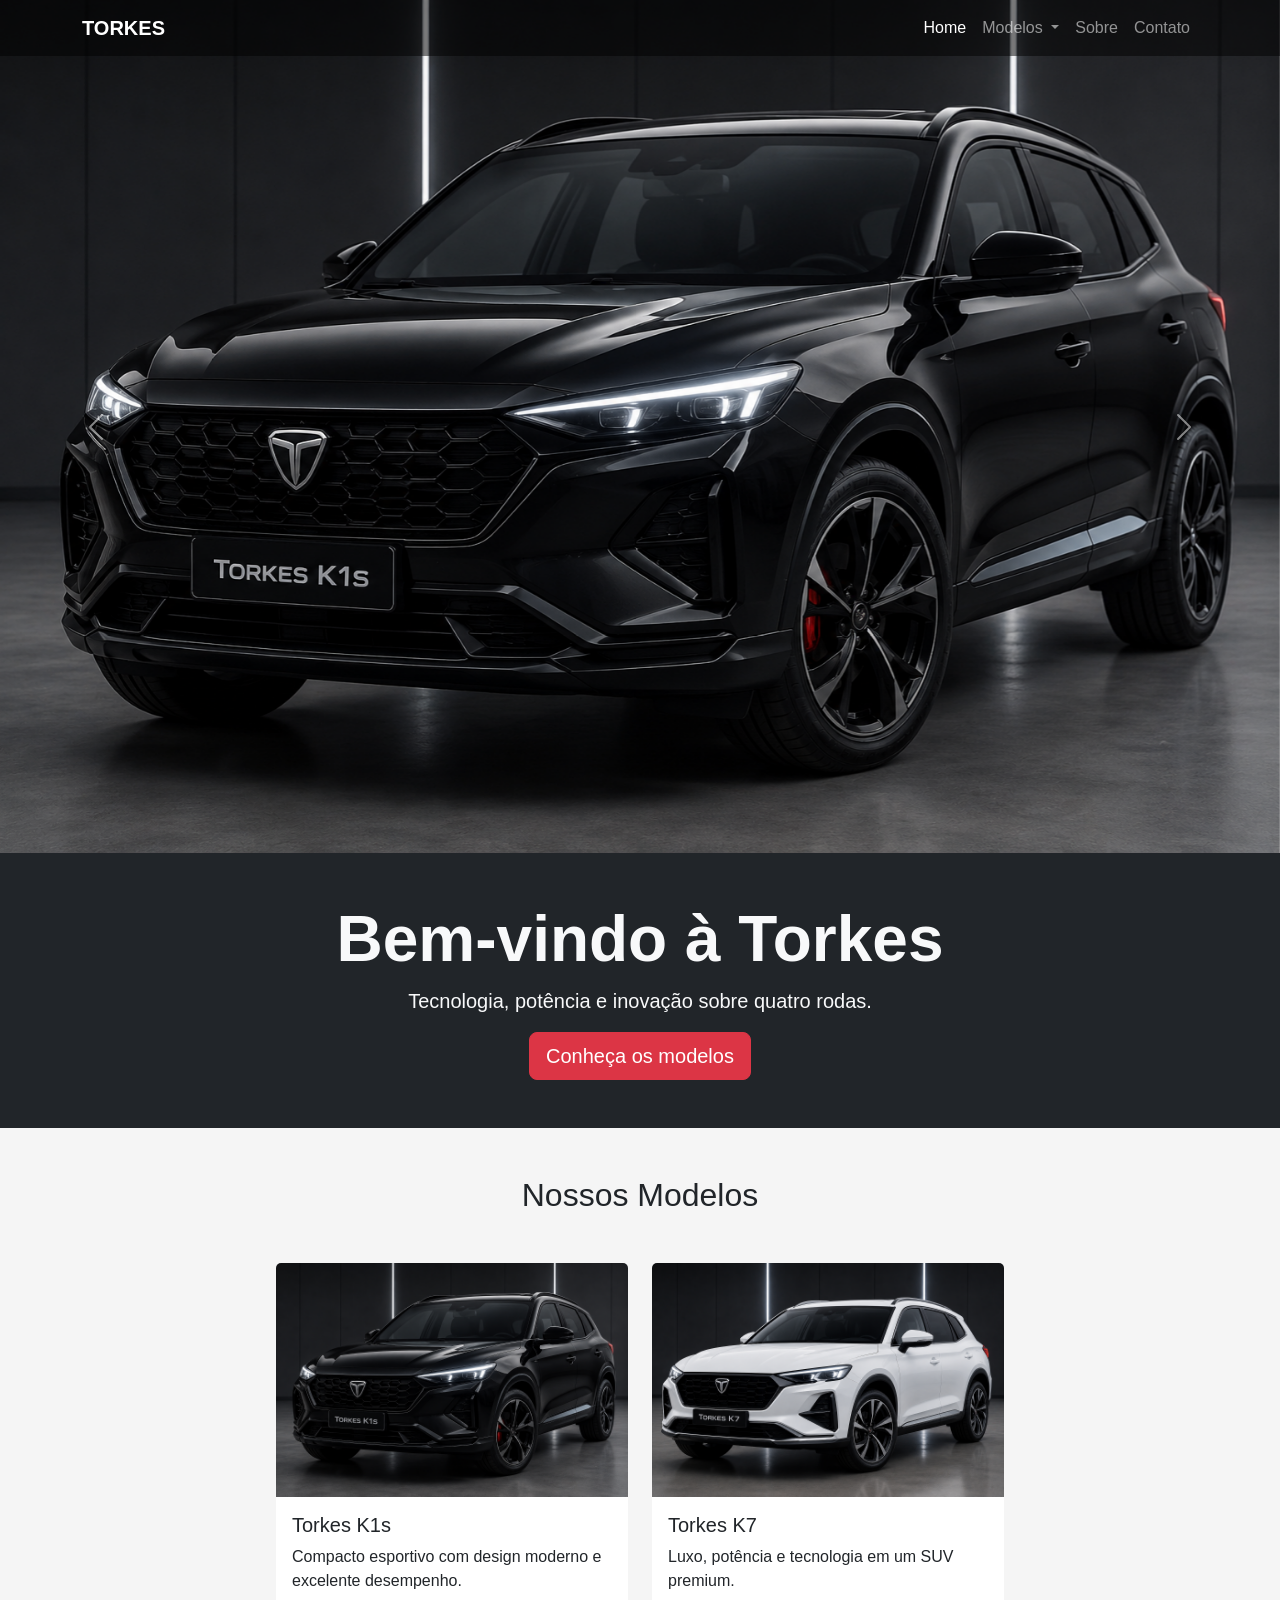
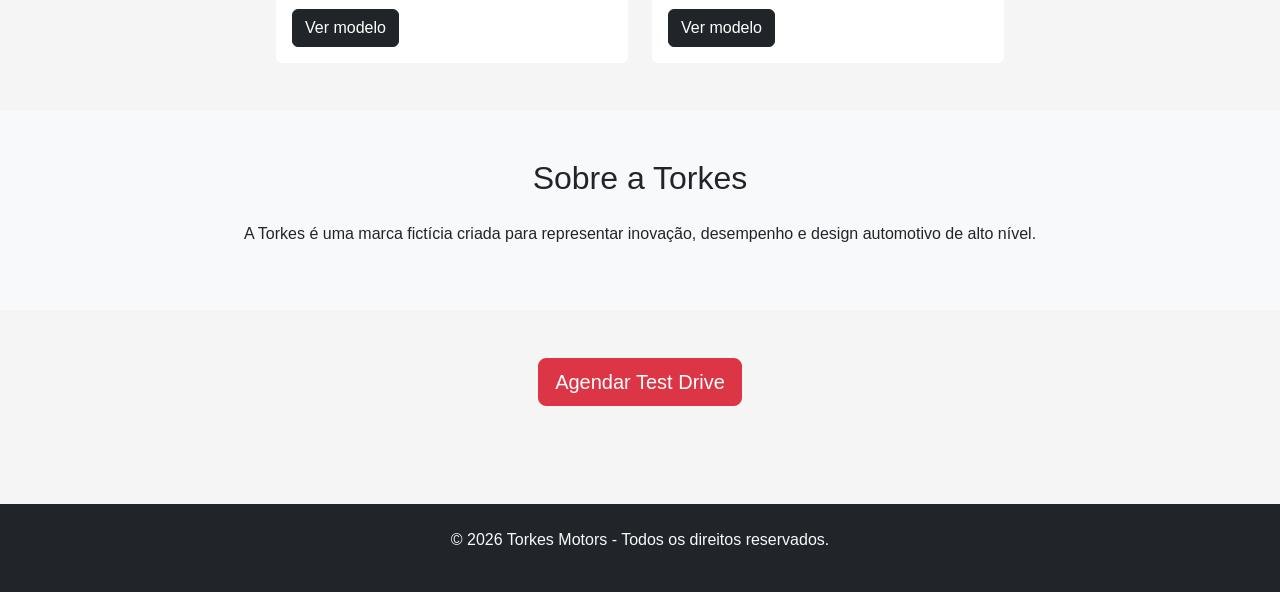
<file: index.html>
<!-- ========================= -->
<!-- index.html -->
<!-- ========================= -->

<!DOCTYPE html>
<html lang="pt-br">

<head>
    <meta charset="UTF-8">
    <meta name="viewport" content="width=device-width, initial-scale=1.0">

    <!-- Bootstrap -->
    <link href="https://cdn.jsdelivr.net/npm/bootstrap@5.3.7/dist/css/bootstrap.min.css" rel="stylesheet">

    <!-- CSS -->
    <link rel="stylesheet" href="style.css">

    <title>Torkes - Site Oficial</title>
</head>

<body>

    <!-- HEADER -->
    <header>

        <!-- NAVBAR -->
        <nav class="navbar navbar-expand-lg navbar-dark  fixed-top">
            <div class="container">

                <a class="navbar-brand fw-bold" href="index.html">
                    TORKES
                </a>

                <button class="navbar-toggler" type="button" data-bs-toggle="collapse" data-bs-target="#menu">
                    <span class="navbar-toggler-icon"></span>
                </button>

                <div class="collapse navbar-collapse" id="menu">

                    <ul class="navbar-nav ms-auto">

                        <li class="nav-item">
                            <a class="nav-link active" href="index.html">Home</a>
                        </li>

                        <!-- DROPDOWN -->
                        <li class="nav-item dropdown">

                            <a class="nav-link dropdown-toggle" href="#" role="button" data-bs-toggle="dropdown">

                                Modelos
                            </a>

                            <ul class="dropdown-menu">

                                <li>
                                    <a class="dropdown-item" href="k1.html">
                                        Torkes K1s
                                    </a>
                                </li>

                                <li>
                                    <a class="dropdown-item" href="k7.html">
                                        Torkes K7
                                    </a>
                                </li>

                            </ul>
                        </li>

                        <li class="nav-item">
                            <a class="nav-link" href="#sobre">Sobre</a>
                        </li>

                        <li class="nav-item">
                            <a class="nav-link" href="contatos.html">Contato</a>
                        </li>

                    </ul>

                </div>
            </div>
        </nav>

    </header>

    <!-- MAIN -->
    <main>

        <!-- CAROUSEL -->
        <section>

            <div id="carouselTorkes" class="carousel slide" data-bs-ride="carousel">

                <div class="carousel-inner">

                    <div class="carousel-item active">
                        <img src="torkes/k1s-frente.png" class="d-block w-100" alt="Carro 1">
                    </div>

                    <div class="carousel-item">
                        <img src="torkes/k7-frente.png" class="d-block w-100" alt="Carro 2">
                    </div>

                    <div class="carousel-item">
                        <img src="torkes/estados-do-sul.png" class="d-block w-100" alt="Carro 3">
                    </div>

                </div>

                <button class="carousel-control-prev" type="button" data-bs-target="#carouselTorkes"
                    data-bs-slide="prev">
                    <span class="carousel-control-prev-icon"></span>
                </button>

                <button class="carousel-control-next" type="button" data-bs-target="#carouselTorkes"
                    data-bs-slide="next">
                    <span class="carousel-control-next-icon"></span>
                </button>

            </div>

        </section>

        <!-- HERO -->
        <section class="bg-dark text-light text-center p-5">

            <div class="container">

                <h1 class="display-3 fw-bold">
                    Bem-vindo à Torkes
                </h1>

                <p class="lead">
                    Tecnologia, potência e inovação sobre quatro rodas.
                </p>

                <a href="#modelos" class="btn btn-danger btn-lg">
                    Conheça os modelos
                </a>

            </div>

        </section>

        <!-- MODELOS -->
        <section id="modelos" class="container py-5">

            <h2 class="text-center mb-5">
                Nossos Modelos
            </h2>

            <!-- FLEXBOX -->
            <div class="d-flex flex-wrap justify-content-center gap-4">

                <!-- CARD 1 -->
                <article class="card" style="width: 22rem;">

                    <img src="torkes/k1s-frente.png" class="card-img-top" alt="Torkes K1">

                    <div class="card-body">

                        <h5 class="card-title">
                            Torkes K1s
                        </h5>

                        <p class="card-text">
                            Compacto esportivo com design moderno e excelente desempenho.
                        </p>

                        <a href="k1.html" class="btn btn-dark">
                            Ver modelo
                        </a>

                    </div>

                </article>

                <!-- CARD 2 -->
                <article class="card" style="width: 22rem;">

                    <img src="torkes/k7-frente.png" class="card-img-top" alt="Torkes K7">

                    <div class="card-body">

                        <h5 class="card-title">
                            Torkes K7
                        </h5>

                        <p class="card-text">
                            Luxo, potência e tecnologia em um SUV premium.
                        </p>

                        <a href="k7.html" class="btn btn-dark">
                            Ver modelo
                        </a>

                    </div>

                </article>

            </div>

        </section>

        <!-- SOBRE -->
        <section id="sobre" class="bg-light py-5">

            <div class="container text-center">

                <h2>Sobre a Torkes</h2>

                <p class="mt-4">
                    A Torkes é uma marca fictícia criada para representar inovação,
                    desempenho e design automotivo de alto nível.
                </p>

            </div>

        </section>

        <!-- MODAL -->
        <section class="text-center py-5">

            <button class="btn btn-danger btn-lg" data-bs-toggle="modal" data-bs-target="#modalTeste">

                Agendar Test Drive
            </button>

        </section>

        <!-- MODAL CONTEÚDO -->
        <div class="modal fade" id="modalTeste">

            <div class="modal-dialog">

                <div class="modal-content">

                    <div class="modal-header">

                        <h5 class="modal-title">
                            Solicitar Test Drive
                        </h5>

                        <button class="btn-close" data-bs-dismiss="modal"></button>

                    </div>

                    <div class="modal-body">

                        <form>

                            <div class="mb-3">

                                <label class="form-label">
                                    Nome
                                </label>

                                <input type="text" class="form-control">

                            </div>

                            <div class="mb-3">

                                <label class="form-label">
                                    Email
                                </label>

                                <input type="email" class="form-control">

                            </div>

                            <div class="mb-3">

                                <label class="form-label">
                                    Modelo
                                </label>

                                <select class="form-select">

                                    <option>K1s</option>
                                    <option>K7</option>

                                </select>

                            </div>

                        </form>

                    </div>

                    <div class="modal-footer">

                        <button class="btn btn-secondary" data-bs-dismiss="modal">
                            Fechar
                        </button>

                        <button class="btn btn-danger">
                            Enviar
                        </button>

                    </div>

                </div>

            </div>

        </div>

    </main>

    <!-- FOOTER -->
    <footer id="contato" class="bg-dark text-light text-center p-4">

        <p>
            © 2026 Torkes Motors - Todos os direitos reservados.
        </p>

    </footer>

    <!-- Bootstrap JS -->
    <script src="https://cdn.jsdelivr.net/npm/bootstrap@5.3.7/dist/js/bootstrap.bundle.min.js"></script>

</body>

</html>
</file>
<file: style.css>
body{
    font-family: Arial, Helvetica, sans-serif;
   
    background-color: #f5f5f5;
}

.navbar{
    background: rgba(0,0,0,0.5);
    
}

.carousel img{
    
    object-fit: cover;
}
.carousel{
    margin-top: px;
}
.card{
    border: none;
    transition: 0.3s;
}

.card:hover{
    transform: translateY(-10px);
}

.btn{
    transition: 0.3s;
}

.btn:hover{
    transform: scale(1.05);
}

section{
    overflow: hidden;
}

footer{
    margin-top: 50px;
}

img{
    border-radius: px;
}
</file>
